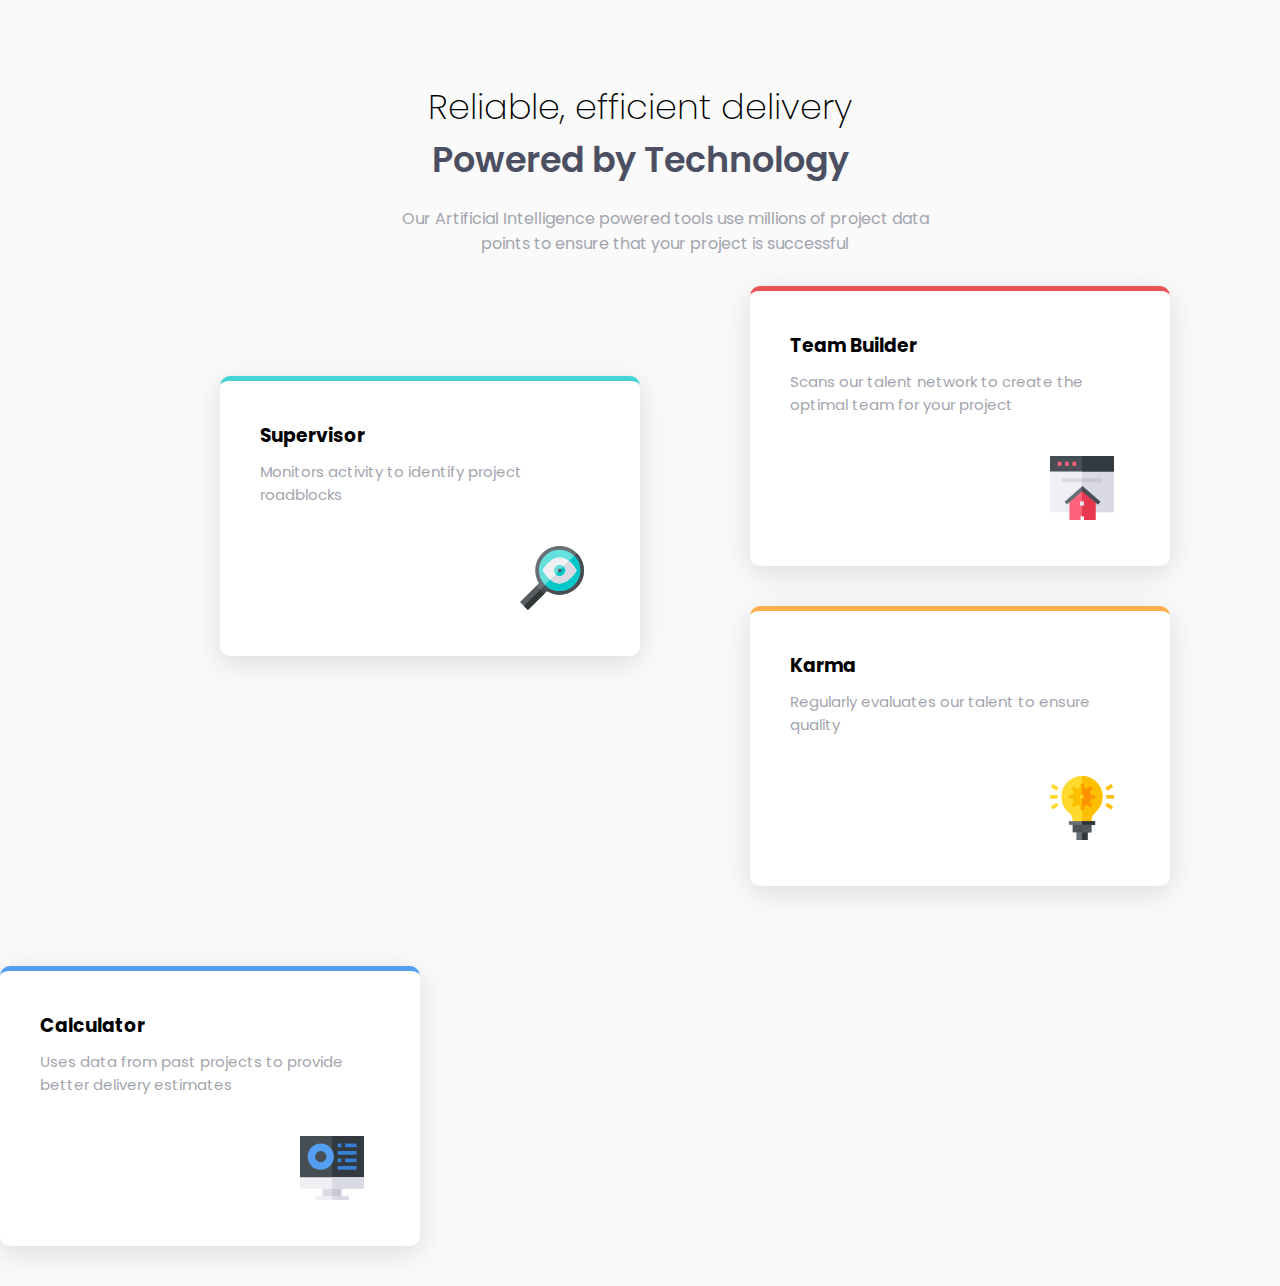
<file: Artificial Intelligence/index.html>
<!DOCTYPE html>
<html lang="en">
  <head>
    <meta charset="UTF-8" />
    <meta name="viewport" content="width=device-width, initial-scale=1.0" />
    <link
      rel="icon"
      type="image/png"
      sizes="32x32"
      href="./images/favicon-32x32.png"
    />
    <link rel="preconnect" href="https://fonts.googleapis.com" />
    <link rel="preconnect" href="https://fonts.gstatic.com" crossorigin />
    <link
      href="https://fonts.googleapis.com/css2?family=Poppins:wght@200;400;600&display=swap"
      rel="stylesheet"
    />
    <link rel="stylesheet" href="style.css" />
    <title>Frontend Mentor | Four card feature section</title>
  </head>
  <body>
    <section class="title-section">
      <h2>Reliable, efficient delivery</h2>
      <h1>Powered by Technology</h1>

      <p class="title-paragraph">
        Our Artificial Intelligence powered tools use millions of project data
        points to ensure that your project is successful
      </p>
    </section>

    <section class="block-section">
      <div class="first-column">
        <div class="blocks block-one">
          <h3>Supervisor</h3>
          <p class="block-text">
            Monitors activity to identify project roadblocks
          </p>
          <img src="images\icon-supervisor.svg" alt="" />
        </div>
      </div>

      <div class="second-column">
        <div class="blocks block-two">
          <h3>Team Builder</h3>
          <p class="block-text">
            Scans our talent network to create the optimal team for your project
          </p>
          <img src="images\icon-team-builder.svg" alt="" />
        </div>
        <div class="blocks block-three">
          <h3>Karma</h3>
          <p class="block-text">
            Regularly evaluates our talent to ensure quality
          </p>
          <img src="images\icon-karma.svg" alt="" />
        </div>
      </div>
      <div class="third-column">
        <div class="blocks block-four">
          <h3>Calculator</h3>
          <p class="block-text">
            Uses data from past projects to provide better delivery estimates
          </p>
          <img src="images\icon-calculator.svg" alt="" />
        </div>
      </div>
    </section>
  </body>
</html>
</file>
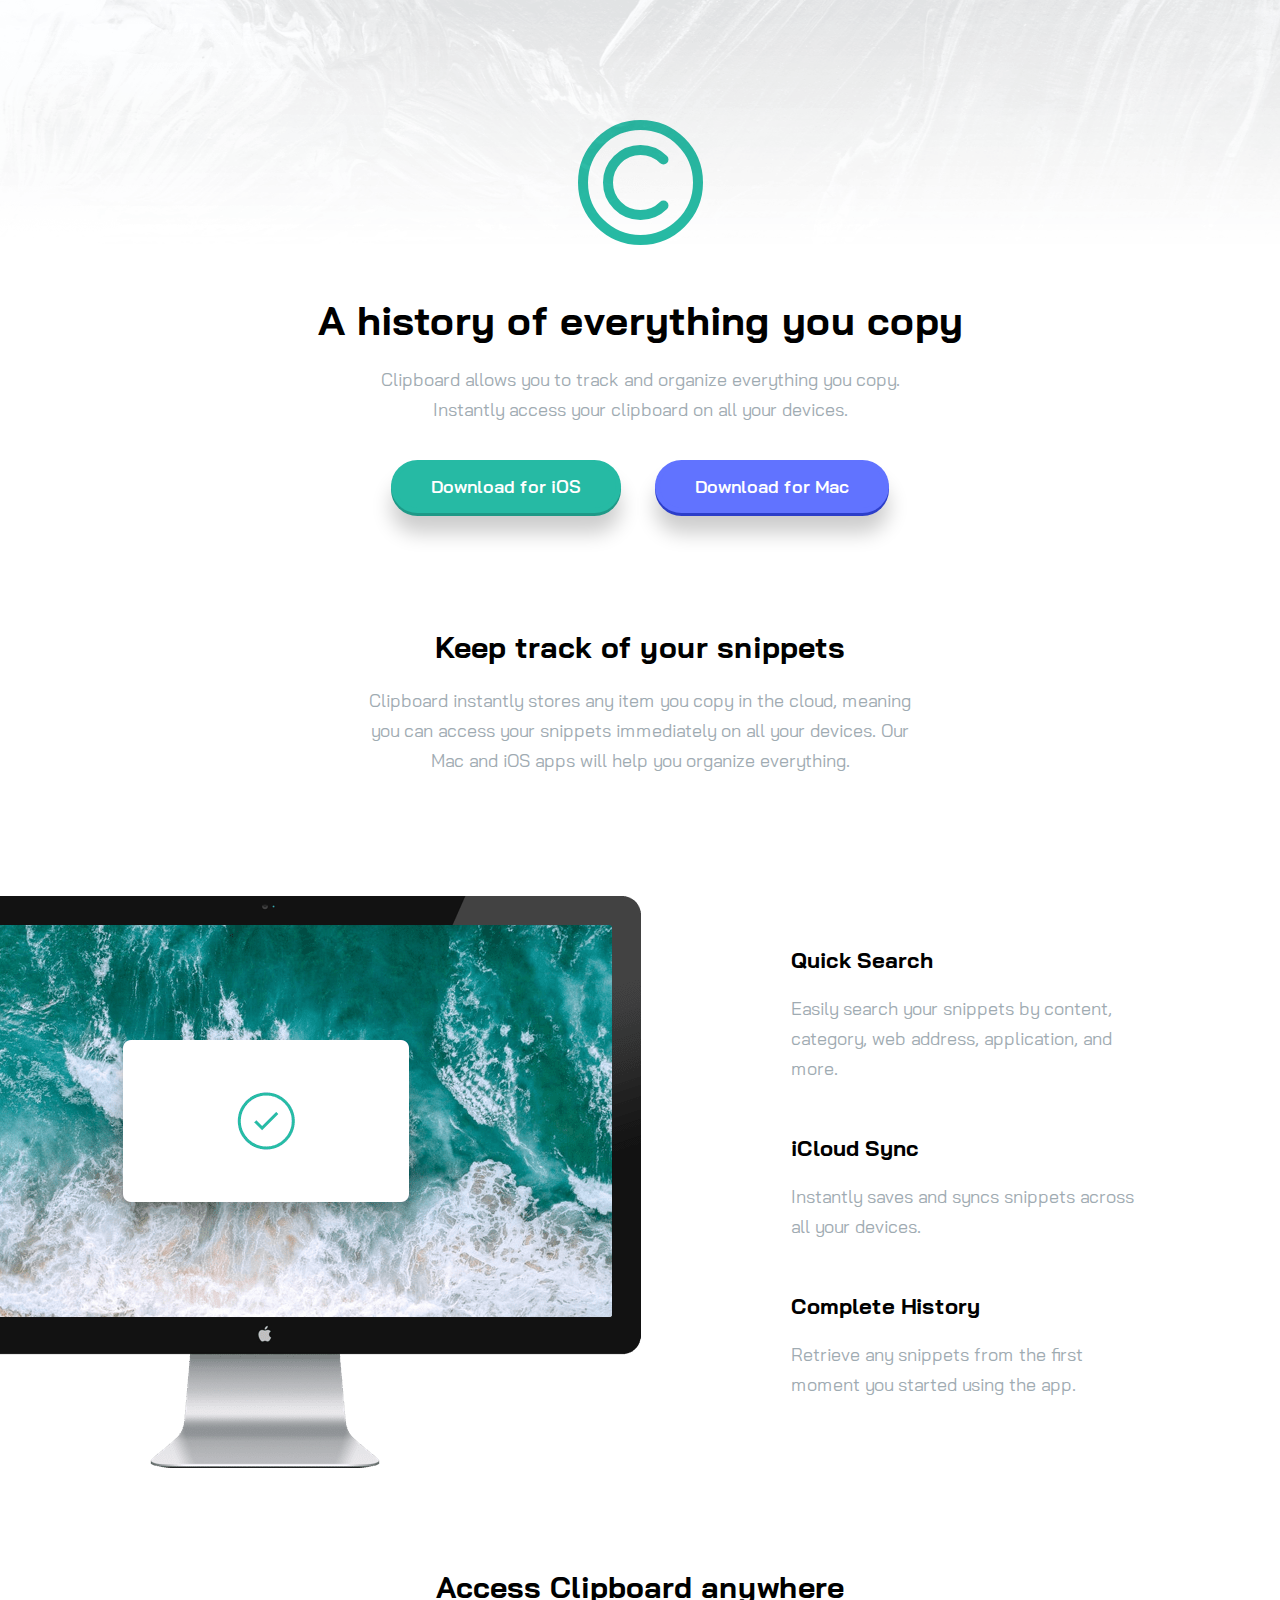
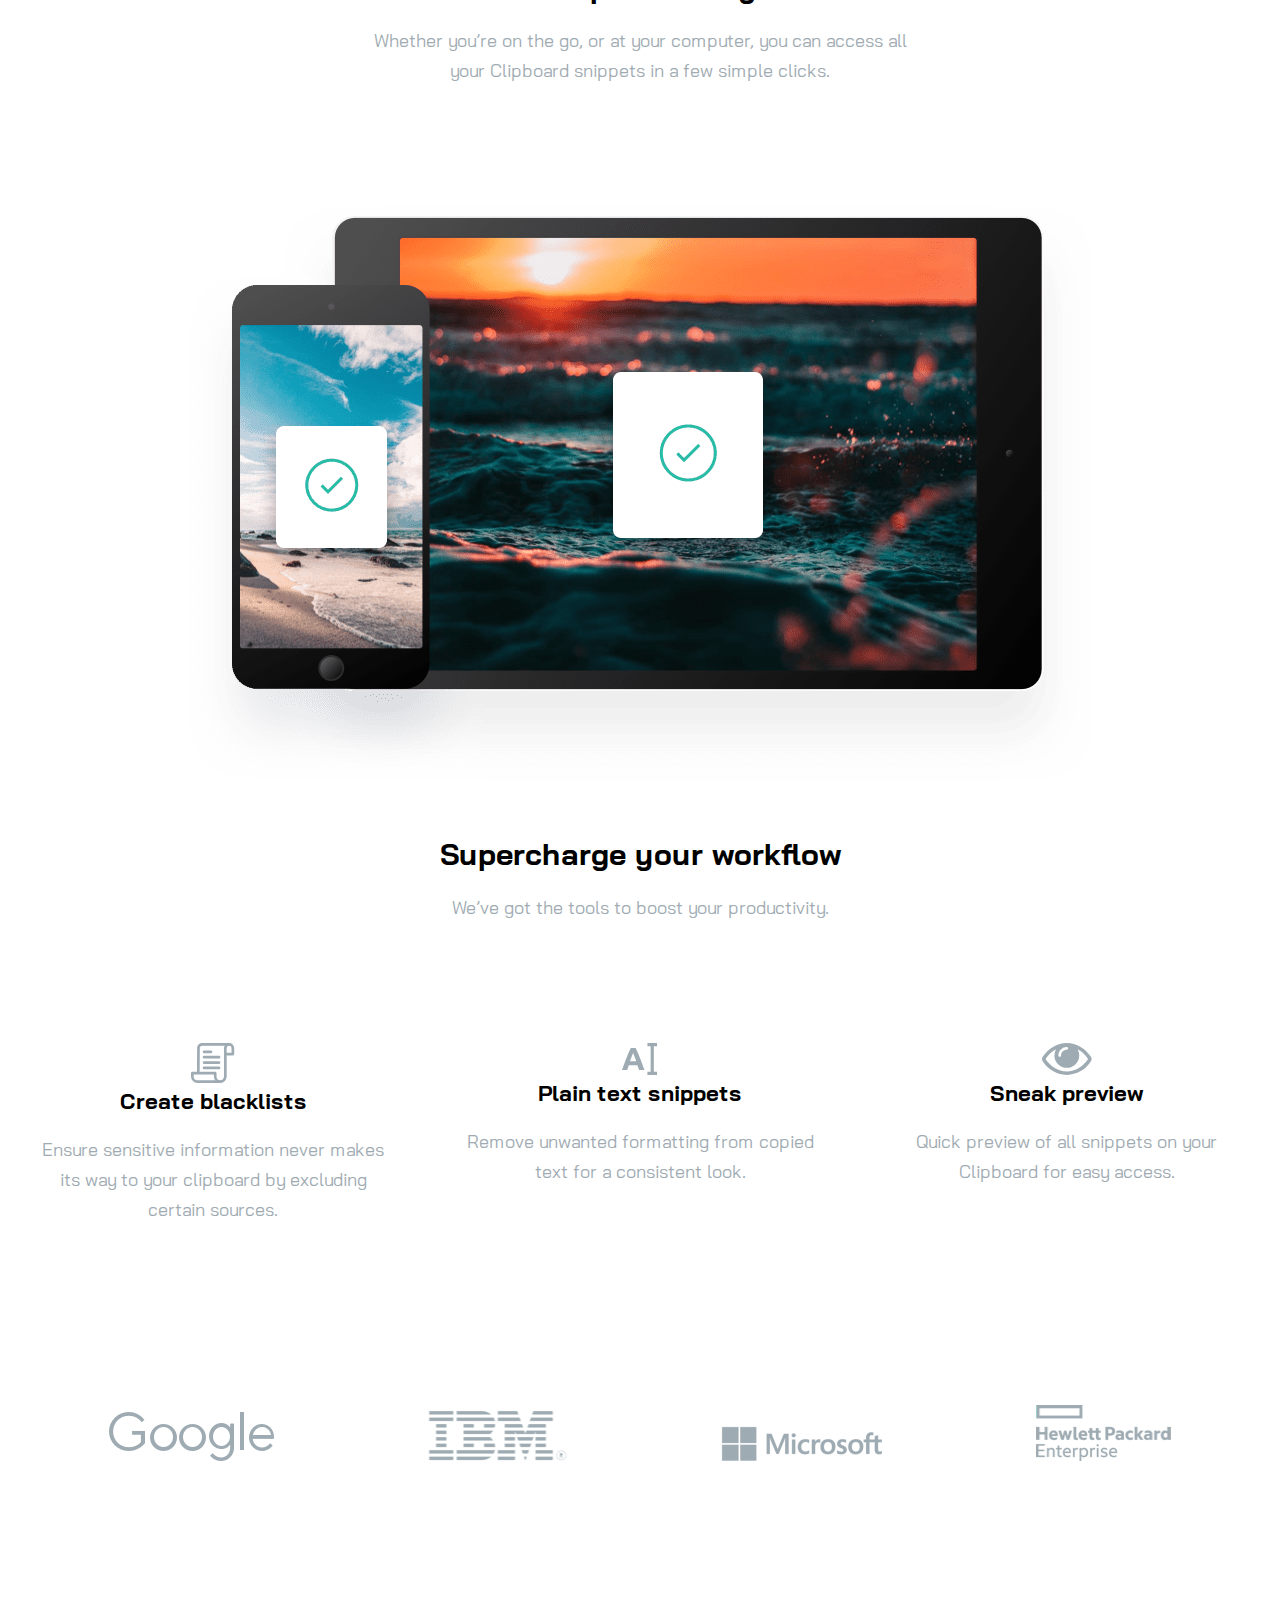
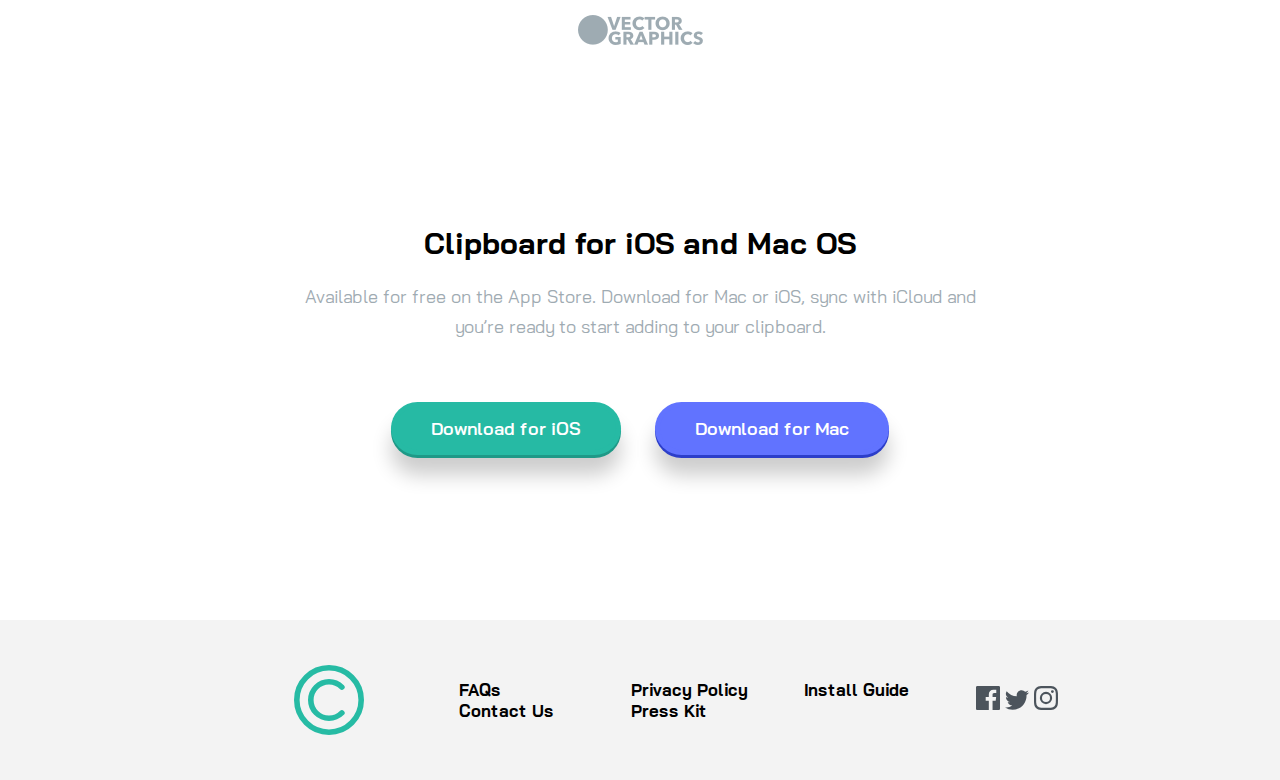
<file: Clipboard/index.html>
<!DOCTYPE html>
<html lang="en">
  <head>
    <meta charset="UTF-8" />
    <meta name="viewport" content="width=device-width, initial-scale=1.0" />
    <!-- displays site properly based on user's device -->
    <link rel="preconnect" href="https://fonts.googleapis.com" />
    <link rel="preconnect" href="https://fonts.gstatic.com" crossorigin />
    <link
      href="https://fonts.googleapis.com/css2?family=Bai+Jamjuree:wght@400;600&display=swap"
      rel="stylesheet"
    />
    <link
      rel="icon"
      type="image/png"
      sizes="32x32"
      href="./images/favicon-32x32.png"
    />
    <link rel="stylesheet" href="style.css" />

    <title>Frontend Mentor | Clipboard landing page</title>
  </head>
  <body>
    <img class="background" src="images\bg-header-desktop.png" alt="" />
    <main>
      <section class="introduction">
        <img class="logo" src="images\logo.svg" alt="" />
        <h1>A history of everything you copy</h1>

        <p>
          Clipboard allows you to track and organize everything you copy.
          Instantly access your clipboard on all your devices.
        </p>

        <button class="iOS">Download for iOS</button>
        <button class="mac">Download for Mac</button>

        <h2>Keep track of your snippets</h2>

        <p>
          Clipboard instantly stores any item you copy in the cloud, meaning you
          can access your snippets immediately on all your devices. Our Mac and
          iOS apps will help you organize everything.
        </p>
      </section>

      <section class="snippets">
        <img class="computer" src="images\image-computer.png" alt="" />
        <div>
          <div class="block">
            <h3>Quick Search</h3>

            <p class="snip-paragraph">
              Easily search your snippets by content, category, web address,
              application, and more.
            </p>
          </div>
          <div class="block">
            <h3>iCloud Sync</h3>

            <p class="snip-paragraph">
              Instantly saves and syncs snippets across all your devices.
            </p>
          </div>

          <div class="block">
            <h3>Complete History</h3>

            <p class="snip-paragraph">
              Retrieve any snippets from the first moment you started using the
              app.
            </p>
          </div>
        </div>
      </section>

      <section class="access">
        <h2>Access Clipboard anywhere</h2>

        <p>
          Whether you’re on the go, or at your computer, you can access all your
          Clipboard snippets in a few simple clicks.
        </p>
        <img class="devices" src="images\image-devices.png" alt="" />
        <h2>Supercharge your workflow</h2>

        <p>We’ve got the tools to boost your productivity.</p>
      </section>
      <section class="workflow">
        <div class="blocks">
          <img src="images\icon-blacklist.svg" alt="" />
          <h3>Create blacklists</h3>

          <p class="block-paragraph">
            Ensure sensitive information never makes its way to your clipboard
            by excluding certain sources.
          </p>
        </div>
        <div class="blocks">
          <img src="images\icon-text.svg" alt="" />
          <h3>Plain text snippets</h3>

          <p class="block-paragraph">
            Remove unwanted formatting from copied text for a consistent look.
          </p>
        </div>
        <div class="blocks">
          <img src="images\icon-preview.svg" alt="" />
          <h3>Sneak preview</h3>

          <p class="block-paragraph">
            Quick preview of all snippets on your Clipboard for easy access.
          </p>
        </div>
      </section>

      <section class="logos">
        <img class="company" src="images\logo-google.png" alt="" />
        <img class="company" src="images\logo-ibm.png" alt="" />
        <img class="company" src="images\logo-microsoft.png" alt="" />
        <img class="company" src="images\logo-hp.png" alt="" />
        <img class="company" src="images\logo-vector-graphics.png" alt="" />
      </section>
      <section class="end">
        <h2>Clipboard for iOS and Mac OS</h2>

        <p class="end-paragraph">
          Available for free on the App Store. Download for Mac or iOS, sync
          with iCloud and you’re ready to start adding to your clipboard.
        </p>
        <button class="iOS">Download for iOS</button>
        <button class="mac mac2">Download for Mac</button>
      </section>
    </main>

    <footer>
      <img class="small-logo" src="images\logo.svg" alt="" />
      <div class="words">
        <h5>FAQs</h5>
        <h5>Privacy Policy</h5>
        <h5>Install Guide</h5>
        <h5>Contact Us</h5>
        <h5>Press Kit</h5>
      </div>
      <div class="icons">
        <img src="images\icon-facebook.svg" alt="" />
        <img src="images\icon-twitter.svg" alt="" />
        <img src="images\icon-instagram.svg" alt="" />
      </div>
    </footer>
  </body>
</html>
</file>
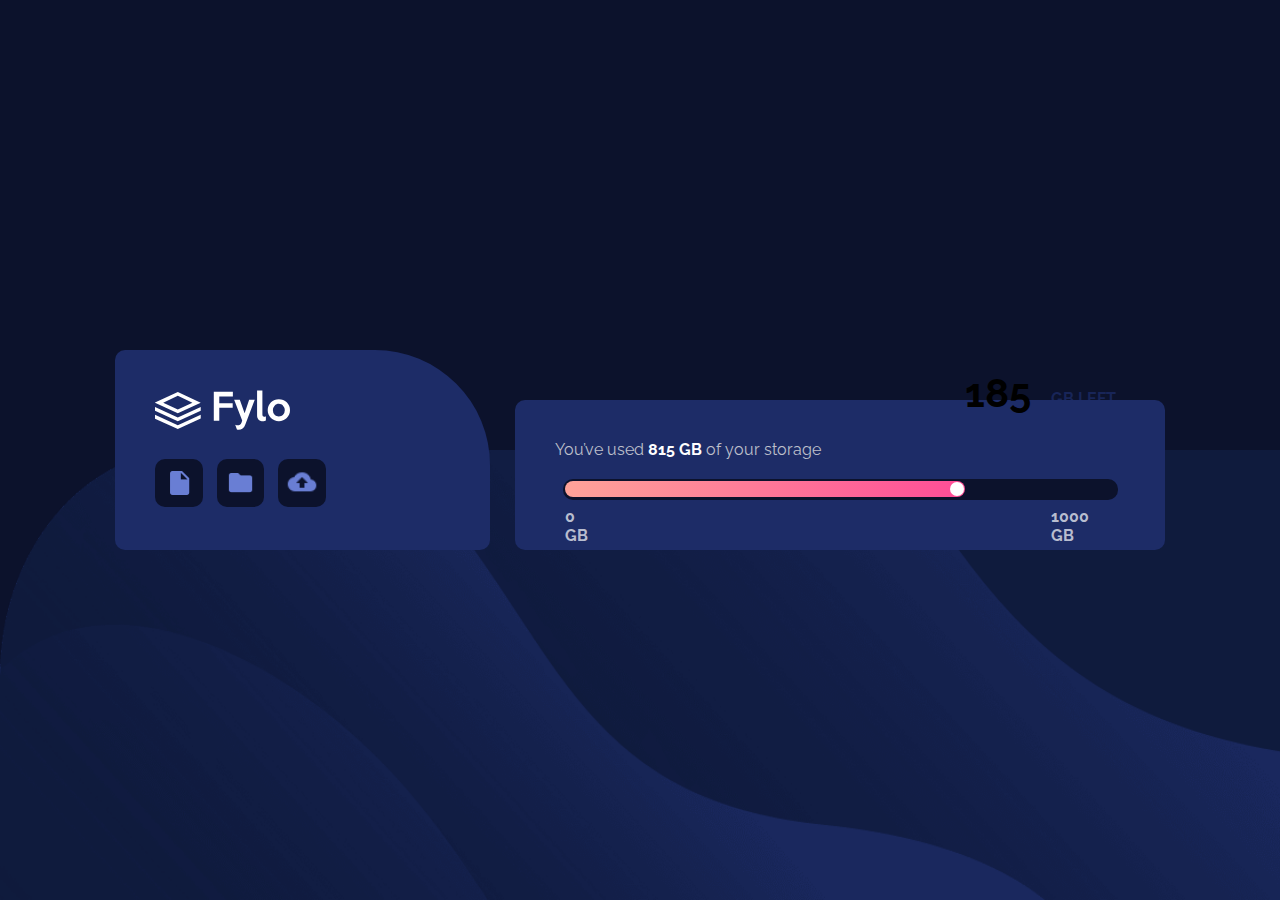
<file: Flyo (dark theme)/index.html>
<!DOCTYPE html>
<html lang="en">
  <head>
    <meta charset="UTF-8" />
    <meta name="viewport" content="width=device-width, initial-scale=1.0" />
    <!-- displays site properly based on user's device -->
    <link rel="stylesheet" href="style.css" />
    <link
      rel="icon"
      type="image/png"
      sizes="32x32"
      href="./images/favicon-32x32.png"
    />
    <link rel="preconnect" href="https://fonts.googleapis.com" />
    <link rel="preconnect" href="https://fonts.gstatic.com" crossorigin />
    <link
      href="https://fonts.googleapis.com/css2?family=Raleway:wght@400;700&display=swap"
      rel="stylesheet"
    />

    <title>Frontend Mentor | Fylo data storage component</title>

    <!-- Feel free to remove these styles or customise in your own stylesheet 👍 -->
  </head>
  <body>
    <section class="desktop-background-section">
      <img class="desktop-background" src="images\bg-desktop.png" alt="" />
    </section>
    <main>
      <section class="logo-section">
        <div class="flyo">
          <div class="logo"><img src="images\logo.svg" alt="" /></div>
          <img class="icon icon1" src="images\icon-document.png" alt="" />
          <img class="icon icon2" src="images\icon-folder.png" alt="" />
          <img class="icon icon3" src="images\icon-upload.png" alt="" />
        </div>
      </section>
      <section class="storage-section">
        <p class="storage-paragraph">
          You’ve used <b>815 GB</b> of your storage
        </p>

        <div class="messege">
          <h1>185</h1>
          <p>GB LEFT</p>
        </div>
        <div class="outside-line">
          
            
          </div>
        </div>
        <div class="inside-line"><div class="white-circle"></div></div>
        <div class="gigabytes">
          <h4>0 GB</h4>
        <h4>1000 GB</h4>
        </div>
      </section>
    </main>
  </body>
</html>
</file>
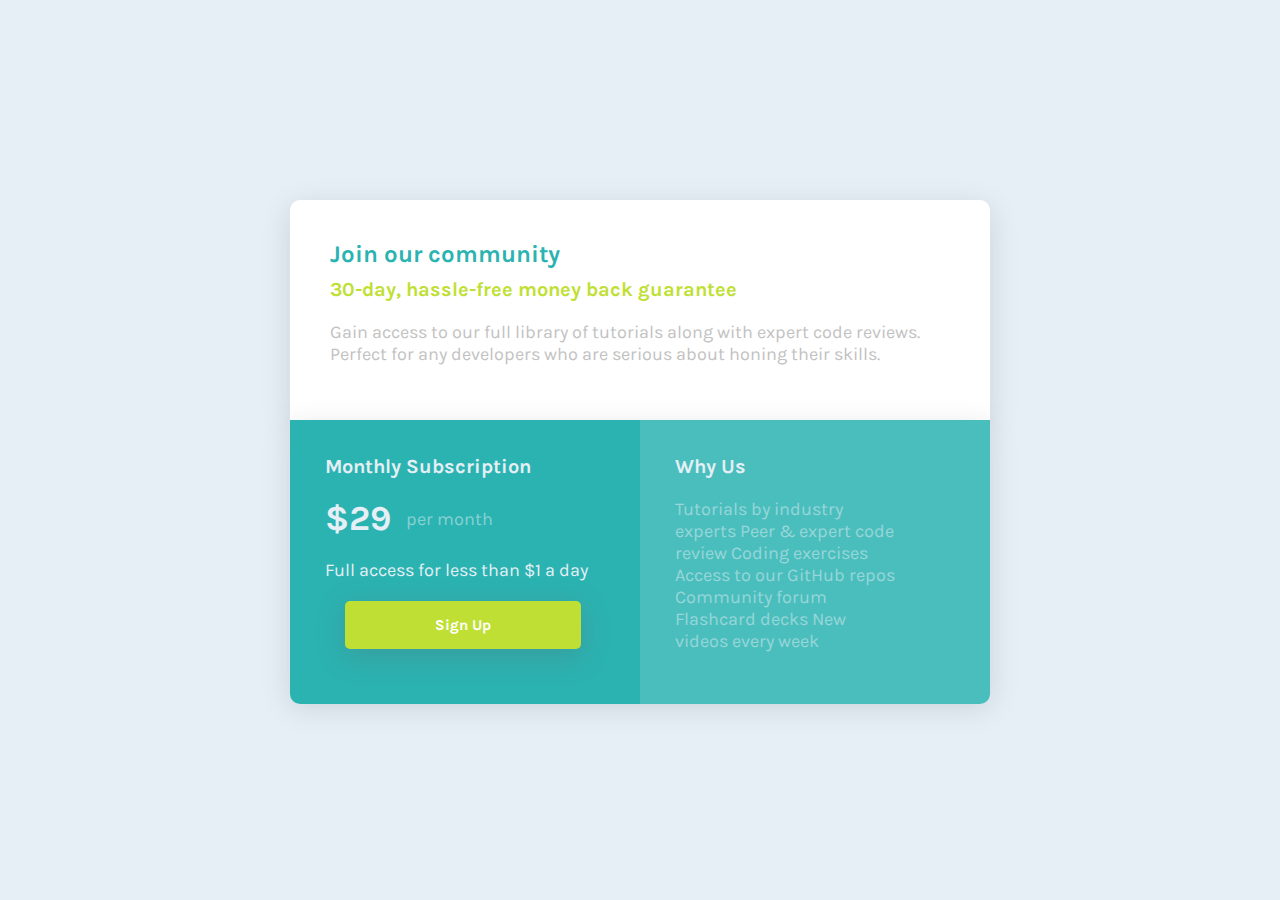
<file: Monthly subscription/index.html>
<!DOCTYPE html>
<html lang="en">
  <head>
    <meta charset="UTF-8" />
    <meta name="viewport" content="width=device-width, initial-scale=1.0" />
    <!-- displays site properly based on user's device -->

    <link
      rel="icon"
      type="image/png"
      sizes="32x32"
      href="./images/favicon-32x32.png"
    />
    <link rel="stylesheet" href="style.css" />
    <link rel="preconnect" href="https://fonts.googleapis.com" />
    <link rel="preconnect" href="https://fonts.gstatic.com" crossorigin />
    <link
      href="https://fonts.googleapis.com/css2?family=Karla:wght@200;300;400;500;600;700;800&display=swap"
      rel="stylesheet"
    />

    <title>Frontend Mentor | Single Price Grid Component</title>
  </head>
  <body>
    <section class="white-box">
      <h2>Join our community</h2>

      <h3 class="money-back">30-day, hassle-free money back guarantee</h3>

      <p class="community-pragraph">
        Gain access to our full library of tutorials along with expert code
        reviews. Perfect for any developers who are serious about honing their
        skills.
      </p>
    </section>
    <section class="green-boxes">
      <div class="signup-box">
        <h3>Monthly Subscription</h3>

        <div class="price">
          <h1>$29</h1>
          <p>per month</p>
        </div>

        <p class="subscription-pragraph">
          Full access for less than &dollar;1 a day
        </p>
        <div class="button"><button>Sign Up</button></div>
      </div>

      <div class="description-box">
        <h3>Why Us</h3>

        <p class="description-paragraph">
          Tutorials by industry experts Peer &amp; expert code review Coding
          exercises Access to our GitHub repos Community forum Flashcard decks
          New videos every week
        </p>
      </div>
    </section>
  </body>
</html>
</file>
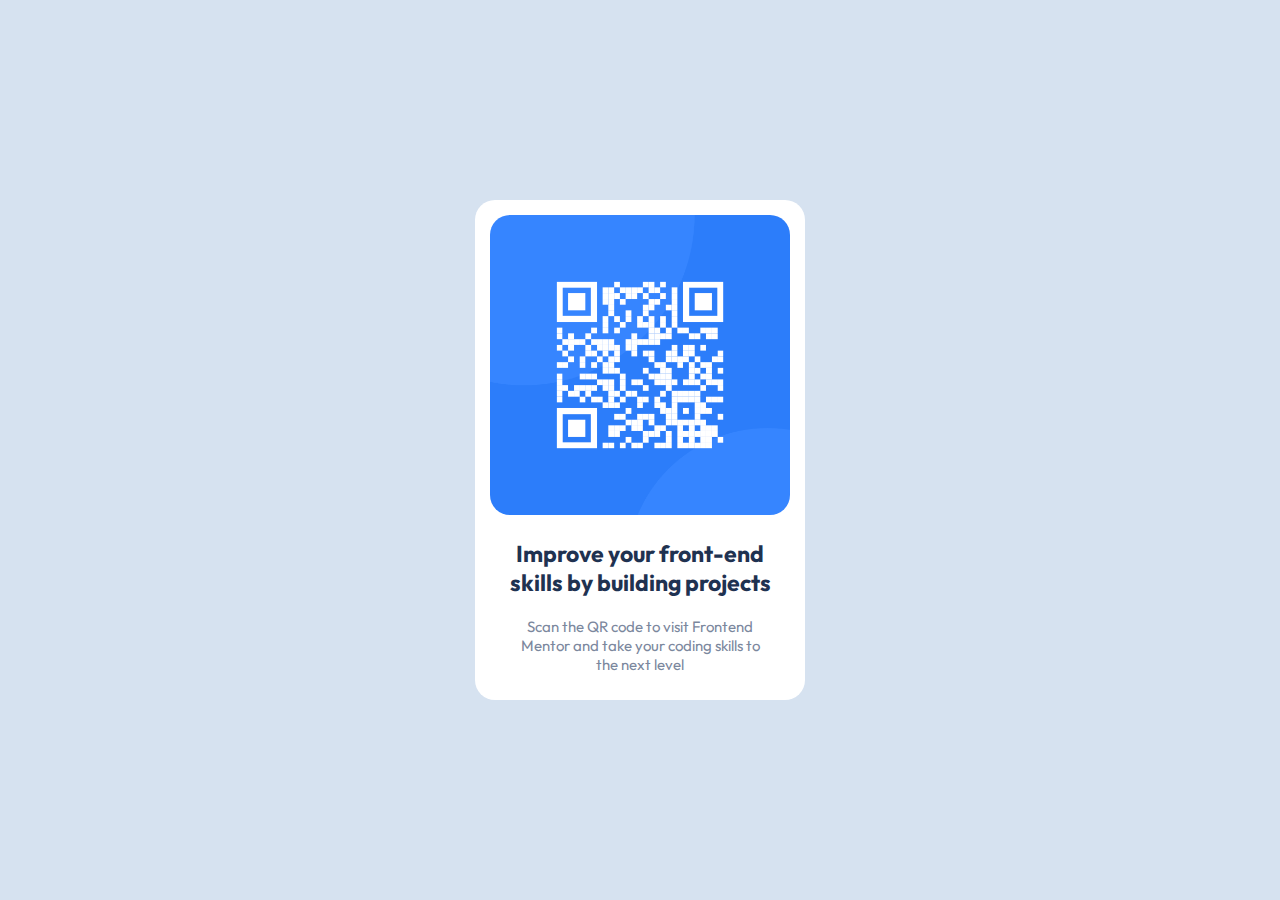
<file: QR code/index.html>
<!DOCTYPE html>
<html lang="en">
  <head>
    <meta charset="UTF-8" />
    <meta name="viewport" content="width=device-width, initial-scale=1.0" />
    <link
      rel="icon"
      type="image/png"
      sizes="32x32"
      href="./images/favicon-32x32.png"
    />
    <link rel="preconnect" href="https://fonts.googleapis.com" />
    <link rel="preconnect" href="https://fonts.gstatic.com" crossorigin />
    <link
      href="https://fonts.googleapis.com/css2?family=Outfit:wght@400;700&display=swap"
      rel="stylesheet"
    />
    <link rel="stylesheet" href="style.css" />
    <title>Frontend Mentor | QR code component</title>
  </head>
  <body>
    <div>
      <img src="images\image-qr-code.png" />
      <h1>Improve your front-end skills by building projects</h1>
      <p>
        Scan the QR code to visit Frontend Mentor and take your coding skills to
        the next level
      </p>
    </div>
  </body>
</html>
</file>
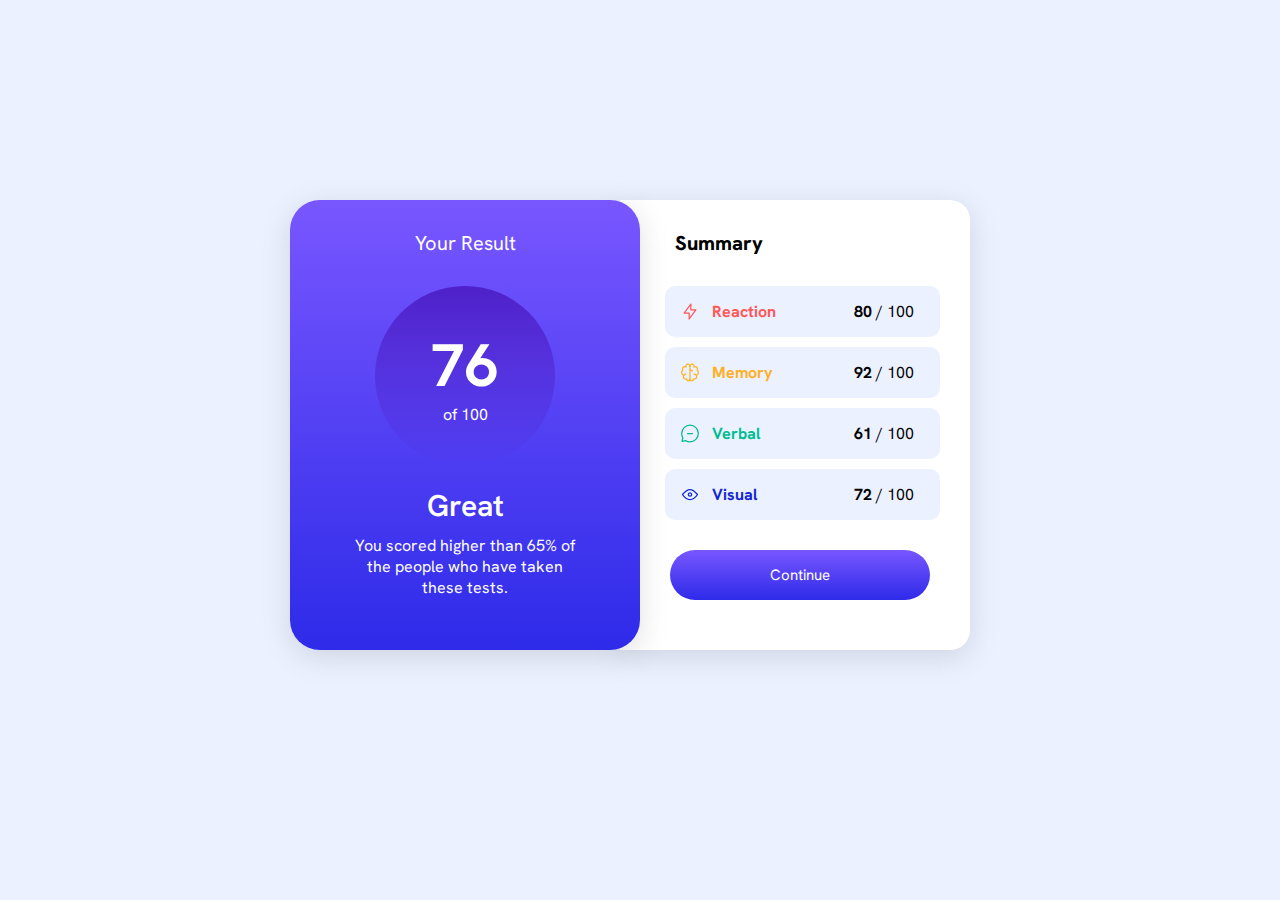
<file: Result Summary/index.html>
<!DOCTYPE html>
<html lang="en">
  <head>
    <meta charset="UTF-8" />
    <meta name="viewport" content="width=device-width, initial-scale=1.0" />
    <!-- displays site properly based on user's device -->
    <link rel="stylesheet" href="style.css">
    <link rel="preconnect" href="https://fonts.googleapis.com">
<link rel="preconnect" href="https://fonts.gstatic.com" crossorigin>
<link href="https://fonts.googleapis.com/css2?family=Hanken+Grotesk:wght@100;200;300;400;500;600;700;800&display=swap" rel="stylesheet">
    <link
      rel="icon"
      type="image/png"
      sizes="32x32"
      href="./assets/images/favicon-32x32.png"
    />
    

    <title>Frontend Mentor | Results summary component</title>
  </head>
  <body>
    <main>
        <div class="box blue-box">
          <h3>Your Result</h3>
          <div class="circle">
            <h1>76</h1>
            <p>of 100</p>
          </div>
    
          <h2>Great</h2>
          <p class="comparison">
            You scored higher than 65% of the people who have taken these tests.
          </p>
        </div>
    
        <div class="box white-box">
          <h3 class="summary">Summary</h3>
    
          <div class="blocks">
            <img src="assets\images\icon-reaction.svg" alt="">
            <h4 class="reaction">Reaction</h4>
            <p class="score"><b>80</b> / 100</p>
          </div>
    
          <div class="blocks">
            <img src="assets\images\icon-memory.svg" alt="">
            <h4 class="memory">Memory</h4>
            <p class="score"><b>92</b> / 100</p>
          </div>
    
          <div class="blocks">
            <img src="assets\images\icon-verbal.svg" alt="">
            <h4 class="verbal">Verbal</h4>
            <p class="score"><b>61</b> / 100</p>
          </div>
    
          <div class="blocks">
            <img src="assets\images\icon-visual.svg" alt="">
            <h4 class="visual">Visual</h4>
            <p class="score"><b>72</b> / 100</p>
          </div>
    
          <div class="container"><a href=""><button>Continue</button></a></div>
        </div>
      </div>
    </main>
  </body>
</html>
</file>
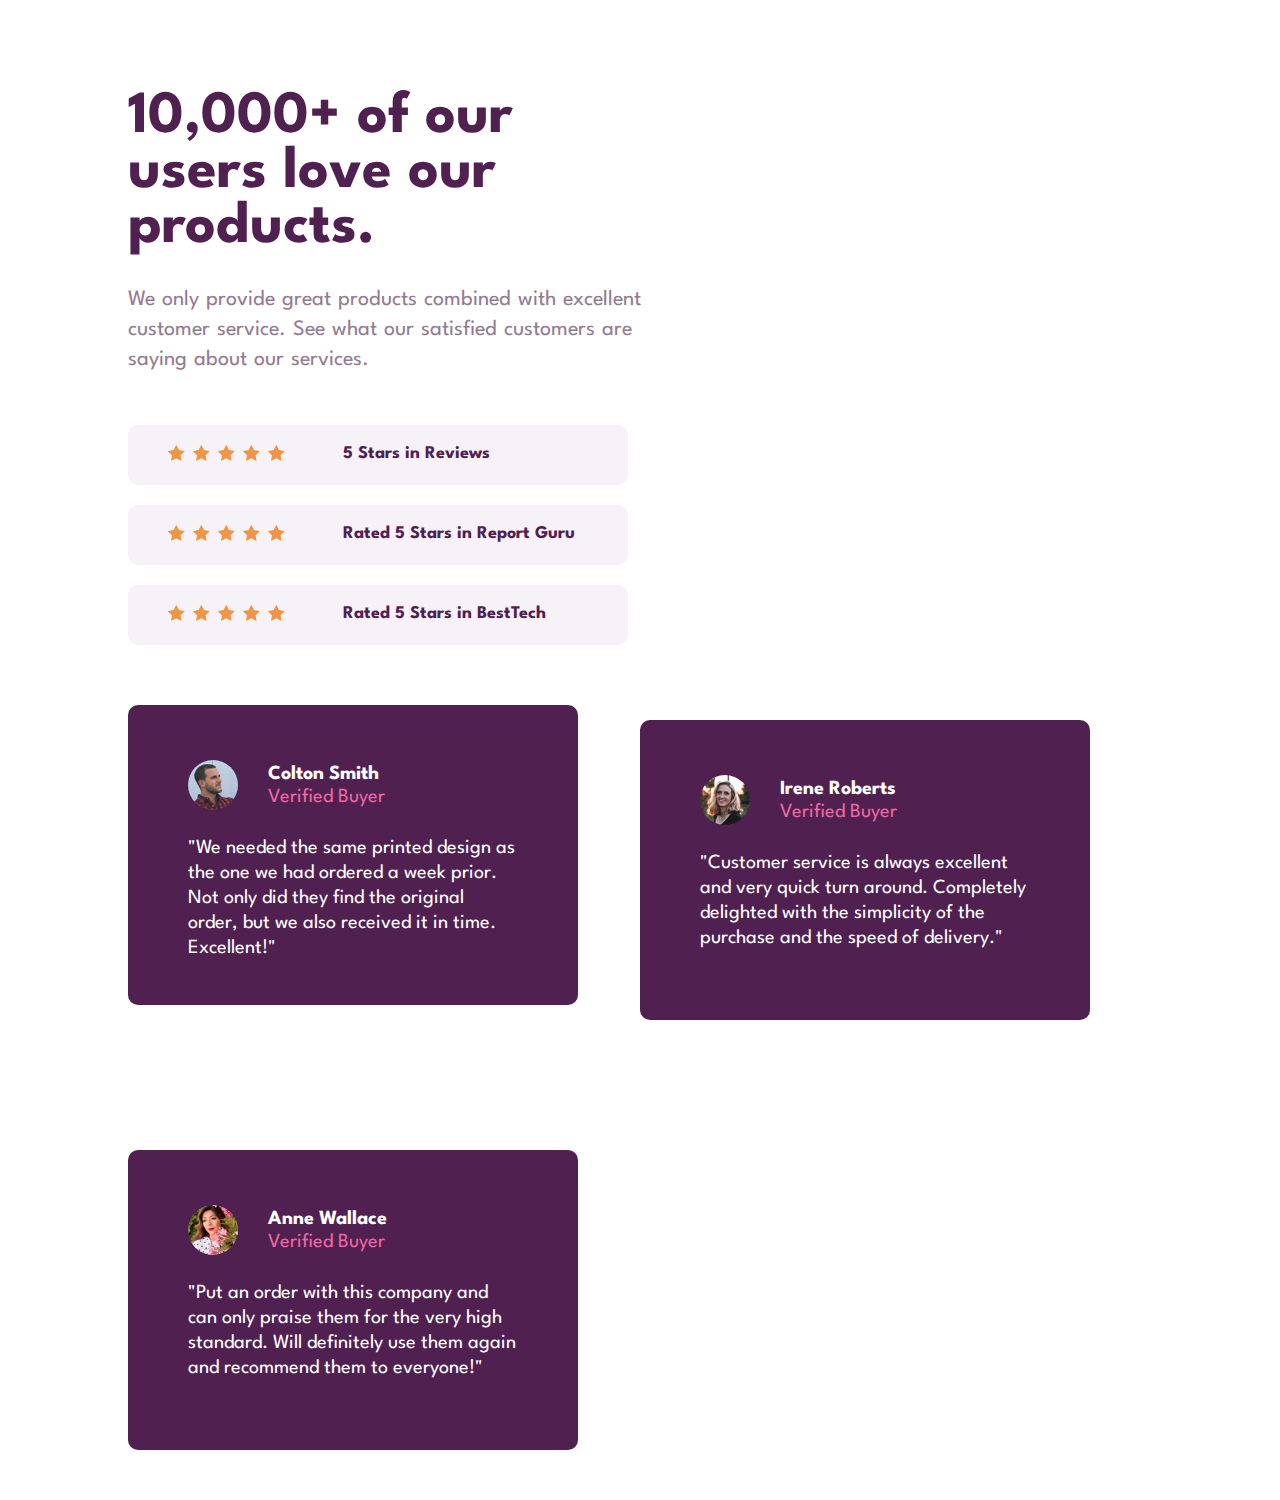
<file: Reviews and comments/index.html>
<!DOCTYPE html>
<html lang="en">
  <head>
    <meta charset="UTF-8" />
    <meta name="viewport" content="width=device-width, initial-scale=1.0" />

    <link
      rel="icon"
      type="image/png"
      sizes="32x32"
      href="./images/favicon-32x32.png"
    />
    <link rel="stylesheet" href="style.css" />
    <link rel="preconnect" href="https://fonts.googleapis.com" />
    <link rel="preconnect" href="https://fonts.gstatic.com" crossorigin />
    <link
      href="https://fonts.googleapis.com/css2?family=League+Spartan:wght@400;500;700&display=swap"
      rel="stylesheet"
    />
    <title>Frontend Mentor | Social proof section</title>
  </head>
  <body>
    <main>
      <section class="title-section">
        <div class="title">
          <h1>10,000+ of our users love our products.</h1>

          <p class="subtitle">
            We only provide great products combined with excellent customer
            service. See what our satisfied customers are saying about our
            services.
          </p>
        </div>

        <div class="reviews">
          <div class="review review-one">
            <div class="stars"></div>
            5 Stars in Reviews
          </div>
          <div class="review review-two">
            <div class="stars"></div>
            Rated 5 Stars in Report Guru
          </div>
          <div class="review review-three">
            <div class="stars"></div>
            Rated 5 Stars in BestTech
          </div>
        </div>
      </section>
      <section class="comments-section">
        <div class="comments comment-one">
          <div class="profile">
            <img class="profile-picture" src="images\image-colton.jpg" alt="" />
            <div class="name">
              <h2>Colton Smith</h2>
              <h3>Verified Buyer</h3>
            </div>
          </div>
          <p class="message">
            "We needed the same printed design as the one we had ordered a week
            prior. Not only did they find the original order, but we also
            received it in time. Excellent!"
          </p>
        </div>
        <div class="comments comment-two">
          <div class="profile">
            <img class="profile-picture" src="images\image-irene.jpg" alt="" />
            <div class="name">
              <h2>Irene Roberts</h2>
              <h3>Verified Buyer</h3>
            </div>
          </div>
          <p class="message">
            "Customer service is always excellent and very quick turn around.
            Completely delighted with the simplicity of the purchase and the
            speed of delivery."
          </p>
        </div>
        <div class="comments comment-three">
          <div class="profile">
            <img class="profile-picture" src="images\image-anne.jpg" alt="" />
            <div class="name">
              <h2>Anne Wallace</h2>
              <h3>Verified Buyer</h3>
            </div>
          </div>
          <p class="message">
            "Put an order with this company and can only praise them for the
            very high standard. Will definitely use them again and recommend
            them to everyone!"
          </p>
        </div>
      </section>
    </main>
  </body>
</html>
</file>
<file: Artificial Intelligence/style.css>
* {
  margin: 0;
  padding: 0;
  box-sizing: border-box;
  font-family: "Poppins", sans-serif;
}

body {
  background-color: hsl(0, 0%, 98%);
}

h2 {
  font-weight: 200;
  font-size: 35px;
  text-align: center;
  margin: 0px auto;
}

h1 {
  font-size: 35px;
  font-weight: 600;
  color: hsl(234, 12%, 34%);
  text-align: center;
  margin: 0px auto;
}

.title-section {
  width: 500px;
  margin: 80px auto;
}

.title-paragraph {
  text-align: center;
  width: 550px;
  margin-top: 20px;
}

p {
  color: hsl(229, 6%, 66%);
}

.blocks {
  background-color: white;
  width: 420px;
  height: 280px;
  margin: 20px;
  border-radius: 10px;
  box-shadow: rgba(100, 100, 111, 0.2) 0px 7px 29px 0px;
  padding: 40px;
  margin: 40px auto;
}

.block-text {
  margin-top: 10px;
  font-size: 15px;
}

.block-one {
  border-top: solid 5px hsl(180, 62%, 55%);
  position: relative;
  float: right;
}

.block-two {
  border-top: solid 5px hsl(0, 78%, 62%);
  margin-top: -50px;
}
.block-three {
  border-top: solid 5px hsl(34, 97%, 64%);
}
.block-four {
  border-top: solid 5px hsl(212, 86%, 64%);
  position: relative;
  float: left;
}

img {
  margin-top: 40px;
  margin-left: 260px;
}

.block-section {
  display: grid;
  grid-template-columns: repeat(auto-fit, minmax(450px, 1fr));
}

.first-column {
  align-items: center;
  justify-content: center;
}

@media only screen and (max-width: 450px) {
  * {
    zoom: 95%;
    overflow-x: hidden;
  }
  h1,h2 {
    margin-left: -50px;
    zoom: 90%;
  }
  .title-paragraph {
    width: 400px;
    margin-left: 35px;
  }
  .block-one {
    float: none;
  }
  .block-four {
    float: none;
  }
  .block-two {
    margin-top: 40px;
  }
  .block-three {
    margin-top: 80px;
  }
}
</file>
<file: Clipboard/style.css>
* {
  font-family: "Bai Jamjuree", sans-serif;
  margin: 0;
  padding: 0;
  box-sizing: border-box;
}
.background {
  position: absolute;
  width: 100%;
  height: 250px;
  margin-top: -120px;
}
.introduction {
  text-align: center;
}
.logo {
  display: block;
  margin: auto;
  margin-top: 120px;
  margin-bottom: 50px;
}
h1 {
  font-size: 40px;
}
p {
  width: 600px;
  margin: auto;
  padding: 20px;
  color: hsl(201, 11%, 66%);
  font-size: 18px;
  line-height: 30px;
}
.iOS {
  box-shadow: 0px 0px 0px 5px hsl(171, 66%, 44%),
    0px 3px 0px 5px hsl(171, 67%, 36%), 0px 20px 20px 5px #0003;
  margin: 20px;
  border-radius: 30px;
  cursor: pointer;
  border: 0;
  padding: 10px 35px;
  background-color: hsl(171, 66%, 44%);
  color: white;
  font-weight: 600;
  font-size: 18px;
}
.iOS:active {
  box-shadow: 0px 0px 0px 5px hsl(171, 66%, 44%),
    0px 0px 0px 5px hsl(171, 67%, 36%), 0px 20px 20px 5px #0003;
  transform: translateY(3px);
}

.mac {
  box-shadow: 0px 0px 0px 5px hsl(233, 100%, 69%),
    0px 3px 0px 5px hsl(233, 64%, 48%), 0px 20px 20px 5px #0003;
  margin: 20px;
  border-radius: 30px;
  cursor: pointer;
  border: 0;
  padding: 10px 35px;
  background-color: hsl(233, 100%, 69%);
  color: white;
  font-weight: 600;
  font-size: 18px;
}
.mac:active {
  box-shadow: 0px 0px 0px 5px hsl(233, 100%, 69%),
    0px 0px 0px 5px hsl(233, 64%, 48%), 0px 20px 20px 5px #0003;
  transform: translateY(3px);
}

h2 {
  margin-top: 100px;
  font-size: 30px;
  text-align: center;
}

h3 {
  font-size: 22px;
}

.snippets {
  margin-top: 100px;
  display: flex;
  gap: 100px;
  justify-content: center;
}

.snip-paragraph {
  padding: 0;
  margin-block: 20px;
  width: 350px;
}

.block {
  margin: 50px;
}
.computer {
  margin-left: -200px;
}
.access {
  text-align: center;
}
.devices {
  margin-top: 100px;
  margin-bottom: -50px;
}
.workflow {
  display: flex;
  justify-content: center;
}
.blocks {
  width: 550px;
  text-align: center;
  margin-top: 100px;
}
.block-paragraph {
  width: 400px;
  padding: 10;
}
.logos {
  text-align: center;
  margin-top: 85px;
}
.company {
  padding: 75px;
}
.end {
  text-align: center;
}
.end-paragraph {
  width: 750px;
  margin-bottom: 25px;
}
footer {
  margin-top: 150px;
  background-color: rgb(243, 243, 243);
  padding: 45px;
  display: grid;
  grid-template-columns: 1fr 2fr 1fr;
  font-size: 20px;
  padding-left: 200px;
}
.small-logo {
  height: 70px;
  margin: auto;
  align-self: center;
}
.words {
  font-weight: 200;
  display: grid;
  grid-template-columns: 1fr 1fr 1fr;
  align-self: center;
}

.icons {
  align-self: center;
}

@media only screen and (max-width: 450px) {
  * {
    overflow-x: hidden;
  }
  p {
    width: 300px;
  }
  .snippets {
    display: block;
    text-align: center;
  }
  .computer {
    width: 300px;
    margin: 0;
  }
  .snip-paragraph {
    width: 250px;
  }
  .devices {
    height: 200px;
  }
  .workflow {
    display: block;
  }
  .blocks {
    width: 375px;
  }
  .block-paragraph {
    width: 350px;
  }
  .company {
    padding: 50px;
  }
  h2 {
    width: 300px;
    margin: auto;
    margin-top: 100px;
  }
  .end-paragraph {
    width: 300px;
  }
  .mac2 {
    margin-bottom: 100px
  }
  footer {
    margin-top: 0;
    display: block;
    padding: 10px;
  }
  .iOS , .mac {
    padding: 10px 70px;
  }
  .words {
    display: block;
    text-align: center;
  }
  h5 {
    margin-top: 10px;
  }
  .small-logo {
    
    margin: 30px;
    margin-inline: 140px;
  }
  .icons {
    margin: 20px;
    align-items: center;
    text-align: center;
  }
}
</file>
<file: Flyo (dark theme)/style.css>
* {
  margin: 0;
  padding: 0;
  box-sizing: border-box;
  font-family: "Raleway", sans-serif;
  color: white;
}
body {
  background-color: #0c122c;
  overflow: hidden;
}
.desktop-background {
  width: 100%;
  position: absolute;
  margin-top: 50vh;
  height: 50%;
  z-index: -1;
}
main {
  justify-content: center;
  display: flex;
  padding-top: 350px;
  gap: 25px;
}
.logo-section {
  width: 375px;
  height: 200px;
  background-color: hsl(228, 56%, 26%);
  border-radius: 10px;
  border-top-right-radius: 115px;
  padding: 40px;
}
.icon {
  background-color: #0c122c;
  margin-left: auto;
  margin-right: auto;
  width: 47.5px;
  padding: 5px;
  border-radius: 10px;
  margin-top: 25px;
  margin-right: 10px;
}
.storage-section {
  background-color: hsl(228, 56%, 26%);
  width: 650px;
  height: 150px;
  border-radius: 10px;
  margin-top: 50px;
  padding: 20px;
}
.messege {
  color: black;
  height: 105px;
  display: flex;
  background-image: url(https://github.com/Luka-Kudra/FrontendMentor/blob/main/Flyo/images/messege.png?raw=true);
  background-size: contain;
  background-repeat: no-repeat;
  padding: 15px;
  width: 230px;
  margin-left: 415px;
  margin-top: -125px;
}
h1 {
  color: black;
  font-weight: 700;
  font-size: 40px;
}
p {
  color: hsla(228, 56%, 26%, 0.75);
  font-weight: 700;
  margin: 20px;
}

.storage-paragraph {
  color: hsl(231, 11%, 77%);
  font-weight: 400;
}
.outside-line {
  width: 555px;
  height: 21px;
  background-color: hsl(229, 57%, 11%);
  margin-inline: auto;
  margin-top: 20px;
  border-radius: 10px;
}
.inside-line {
  width: 400px;
  height: 16px;
  background-image: linear-gradient(
    90deg,
    hsl(6, 100%, 80%),
    hsl(335, 100%, 65%)
  );
  border-radius: 10px;
  margin-top: -19px;
  margin-left: 30px;
}
.white-circle {
    height: 14px;
    width: 14px;
    background-color: white;
    border-radius: 50px;
    float: right;
    margin: 1px;
}
.gigabytes {
  display: flex;
  gap: 450px;
  margin: 10px 30px;
}
h4 {
  color: rgba(255, 255, 255, 0.7);
}

@media only screen and (max-width: 1250px) {
  body {
    zoom: 85%;
  }
  .desktop-background {
    margin-top: 62.5vh;
  }
  main {
    padding-top: 425px;
  }
}

@media only screen and (max-width: 950px)  {
  main {
    display: block;
    margin-left: auto;
    margin-right: auto;
    width: 80%;
    padding-top: 35%;
  }
  .logo-section, .storage-section {
    width: 100%;
  }
  .storage-section  {
    height: 200px;
  }
  .outside-line {
    width: 90%;
    margin-top: -165px;
  }
  .inside-line {
    width: 60%;
    margin-left: 5%;
    margin-top: -19px;
  }
  .gigabytes {
    gap: 80%;
  }
  .messege {
    margin: auto;
    margin-top: 120px;
    background-color: white;
    background-image: none;
    height: 80px;
    width: 200px;
    padding: 12px;
    padding-left: 17px;
    border-radius: 10px;
  }
  
}
</file>
<file: Monthly subscription/style.css>
* {
  margin: 0;
  padding: 0;
  box-sizing: border-box;
  font-family: "Karla", sans-serif;
}
body {
  background-color: hsl(204, 43%, 93%);
}
.white-box {
  background-color: white;
  box-shadow: rgba(100, 100, 111, 0.2) 0px 7px 29px 0px;
  width: 700px;
  height: 220px;
  margin-inline: auto;
  margin-top: 200px;
  border-top-right-radius: 10px;
  border-top-left-radius: 10px;
  padding: 40px;
}
h2 {
  color: #2bb3b1;
}
.money-back {
  color: hsl(71, 73%, 54%);
  margin-top: 10px;
}
.community-pragraph {
  color: hsl(0, 0%, 76%);
  margin-top: 20px;
}
.green-boxes {
  box-shadow: rgba(100, 100, 111, 0.2) 0px 7px 29px 0px;
  width: 700px;
  height: 280px;
  margin-inline: auto;
  display: grid;
  grid-template-columns: repeat(auto-fit, minmax(350px, 1fr));
  border-bottom-left-radius: 10px;
  border-bottom-right-radius: 10px;
  color: hsl(204, 43%, 93%);
}
.signup-box {
  background-color: #2bb3b1;
  border-bottom-left-radius: 10px;
  padding: 35px;
}
.description-box {
  background-color: #4abebd;
  border-bottom-right-radius: 10px;
  padding: 35px;
}
.price {
  display: flex;
  align-items: center;
  gap: 15px;
  margin-top: 20px;
}
h1 {
  font-size: 35px;
}
p {
  color: hsla(203, 44%, 93%, 0.5);
  font-size: 18px;
}
h3 {
  font-size: 20px;
}
.subscription-pragraph {
  color: hsl(204, 43%, 93%);
  margin-top: 20px;
}
.description-paragraph {
  width: 225px;
  margin-top: 20px;
}
.button {
  position: relative;
}
button {
  padding: 15px 90px;
  cursor: pointer;
  border-radius: 5px;
  background-color: hsl(71, 73%, 54%);
  box-shadow: rgba(100, 100, 111, 0.3) 0px 7px 29px 0px;
  border: 0;
  margin: 20px;
  color: white;
  font-weight: 700;
  font-size: 15px;
}

@media only screen and (max-width: 730px) {
  body {
    zoom: 90%;
    overflow: hidden;
  }
  .white-box {
    margin-top: 75px;
    width: 90%;
    height: 40%;
  }
  .green-boxes {
    display: block;
    width: 90%;
  }
  .signup-box {
    border-bottom-left-radius: 0px;
    
  }
  .description-box {
    border-bottom-left-radius: 10px;
  }
}
</file>
<file: QR code/style.css>
* {
  margin: 0;
  padding: 0;
  box-sizing: border-box;
  font-family: "Outfit", sans-serif;
}

body {
  background-color: hsl(212, 45%, 89%);
}

div {
  width: 330px;
  height: 500px;
  padding: 15px;
  background-color: hsl(0, 0%, 100%);
  border-radius: 20px;
  position: absolute;
  top: 50%;
  left: 50%;
  transform: translate(-50%, -50%);
}

img {
  width: 300px;
  height: 300px;
  border-radius: 20px;
}

h1 {
  color: hsl(218, 44%, 22%);
  font-size: 23px;
  text-align: center;
  margin-top: 20px;
  margin-bottom: 20px;
}

p {
  font-size: 15px;
  text-align: center;
  margin-top: 20px;
  margin-bottom: 20px;
  margin-inline: auto;
  width: 250px;
  color: hsl(220, 15%, 55%);
}
</file>
<file: Result Summary/style.css>
* {
  font-family: "Hanken Grotesk", sans-serif;
  margin: 0;
  padding: 0;
  box-sizing: border-box;
}

body {
  background-color: hsl(221, 100%, 96%);
}

main {
  display: grid;
  grid-template-columns: repeat(auto-fit, minmax(350px, 1fr));
  margin-top: 200px;
}

.box {
  width: 350px;
  height: 450px;
  box-shadow: rgba(100, 100, 111, 0.2) 0px 7px 29px 0px;
}

.blue-box {
  justify-self: end;
  background-image: linear-gradient(hsl(252, 100%, 67%), hsl(241, 81%, 54%));
  color: white;
  border-radius: 30px;
  padding: 30px;
}

.white-box {
  background-color: white;
  border-bottom-right-radius: 20px;
  border-top-right-radius: 20px;
  margin-left: -20px;
  z-index: -1;
  padding: 30px 20px 20px 35px;
}

.circle {
  margin: 20px auto;
  margin-top: 30px;
  padding-top: 40px;
  text-align: center;
  width: 180px;
  height: 180px;
  border-radius: 50%;
  background-image: linear-gradient(
    hsla(256, 72%, 46%, 1),
    hsla(241, 72%, 46%, 0)
  );
}

h3,
h2,
p {
  text-align: center;
}

h1 {
  font-size: 60px;
}

h2 {
  font-size: 30px;
  font-weight: 600;
}

h3 {
  font-size: 20px;
  font-weight: 400;
}

h4 {
  width: 50px;
  margin-right: 80px;
}

.comparison {
  width: 230px;
  margin: 10px auto;
}

.summary {
  font-weight: 800;
  text-align: left;
  margin-left: 20px;
  margin-bottom: 30px;
}

.blocks {
  gap: 12px;
  display: flex;
  background-color: hsl(221, 100%, 96%);
  width: 275px;
  padding: 15px;
  border-radius: 10px;
  margin: 10px auto;
}

.reaction {
  color: hsl(0, 100%, 67%);
}

.memory {
  color: hsl(39, 100%, 56%);
}

.verbal {
  color: hsl(166, 100%, 37%);
}

.visual {
  color: hsl(234, 85%, 45%);
}

button {
  padding: 15px 100px;
  background-image: linear-gradient(hsl(252, 100%, 67%), hsl(241, 81%, 54%));
  border: 0;
  color: white;
  border-radius: 25px;
  font-size: 15px;
  margin: 20px 15px;
  cursor: pointer;
}

@media only screen and (max-width: 750px) {
  body {
    overflow: hidden;
    background-color: white;
  }
  main {
    display: block;
    margin-top: 0px;
  }
  .box {
    width: 100%;
    box-shadow: none;
    zoom: 97%;
  }
  .white-box {
    border-radius: 0;
    margin-left: 0;
  }
  .blue-box {
    border-top-right-radius: 0;
    border-top-left-radius: 0;
  }
  .container {
    position: relative;
    background-color: brown;
  }
  button {
    position: absolute;
    top: 20px;
    left: 47%;
    -ms-transform: translate(-50%, -50%);
    transform: translate(-50%, -50%);
  }
  .summary {
    margin-left: 10%;
  }
  .blocks {
    width: 80%;
    justify-content: center;
  }
}

@media only screen and (max-width: 374px) {
  h4 {
    margin-right: 20px;
  }
}
</file>
<file: Reviews and comments/style.css>
* {
  margin: 0;
  padding: 0;
  box-sizing: border-box;
  font-family: "League Spartan", sans-serif;
}

main {
  padding-top: 7%;
  padding-inline: 10%;
}

section {
  display: grid;
  grid-template-columns: repeat(auto-fit, minmax(563px, 1fr));
}

h1 {
  font-weight: 700;
  color: hsl(300, 43%, 22%);
  font-size: 60px;
  width: 400px;
}

.subtitle {
  padding-block: 30px;
  word-spacing: 2px;
  font-size: 22px;
  width: 520px;
  color: hsl(303, 10%, 53%);
  line-height: 30px;
}

.reviews {
  margin-left: 18%;
}

.review {
  padding: 20px;
  background-color: hsl(300, 24%, 96%);
  border-radius: 10px;
  width: 500px;
  display: flex;
  margin: 20px;
  font-size: 18px;
  gap: 30px;
  font-weight: 700;
  color: hsl(300, 43%, 22%);
}

.review-two {
  margin-left: 10%;
}

.review-three {
  margin-left: 20%;
}

.stars {
  width: 125px;
  height: 20px;
  background-image: url(images/icon-star.svg);
  background-repeat: repeat-x;
  margin-inline: 20px;
}

.comments {
  padding: 60px;
  margin-top: 80px;
  background-color: hsl(300, 43%, 22%);
  color: hsl(0, 0%, 100%);
  border-radius: 10px;
  width: 450px;
  height: 300px;
  margin-bottom: 50px;
}

.comment-one {
  margin-top: 40px;
}

.comment-two {
  margin-top: 55px;
}

img {
  border-radius: 50%;
}

.profile {
  display: flex;
  margin-bottom: 20px;
}

.profile-picture {
  width: 50px;
  height: 50px;
  margin-top: -5px;
}

.name {
  margin: 10px 30px;
}

h2 {
  margin-top: -10px;
  font-size: 20px;
}

h3 {
  font-size: 20px;
  font-weight: 400;
  margin-top: 5px;
  color: hsl(333, 80%, 67%);
}

.message {
  line-height: 25px;
  font-size: 20px;
}

.comments-section {
  display: grid;
  grid-template-columns: repeat(auto-fit, minmax(460px, 1fr));
}

@media only screen and (max-width: 1420px) {
  .reviews {
    margin: 0;
  }
  .review-one {
    margin-left: 0;
  }
  .review-two {
    margin-left: 0;
  }

  .review-three {
    margin-left: 0;
  }
}

@media only screen and (max-width: 500px) {
  * {
    zoom: 93%;
  }
  html, body {
    max-width: 100%;
    overflow-x: hidden;
}
}
</file>
